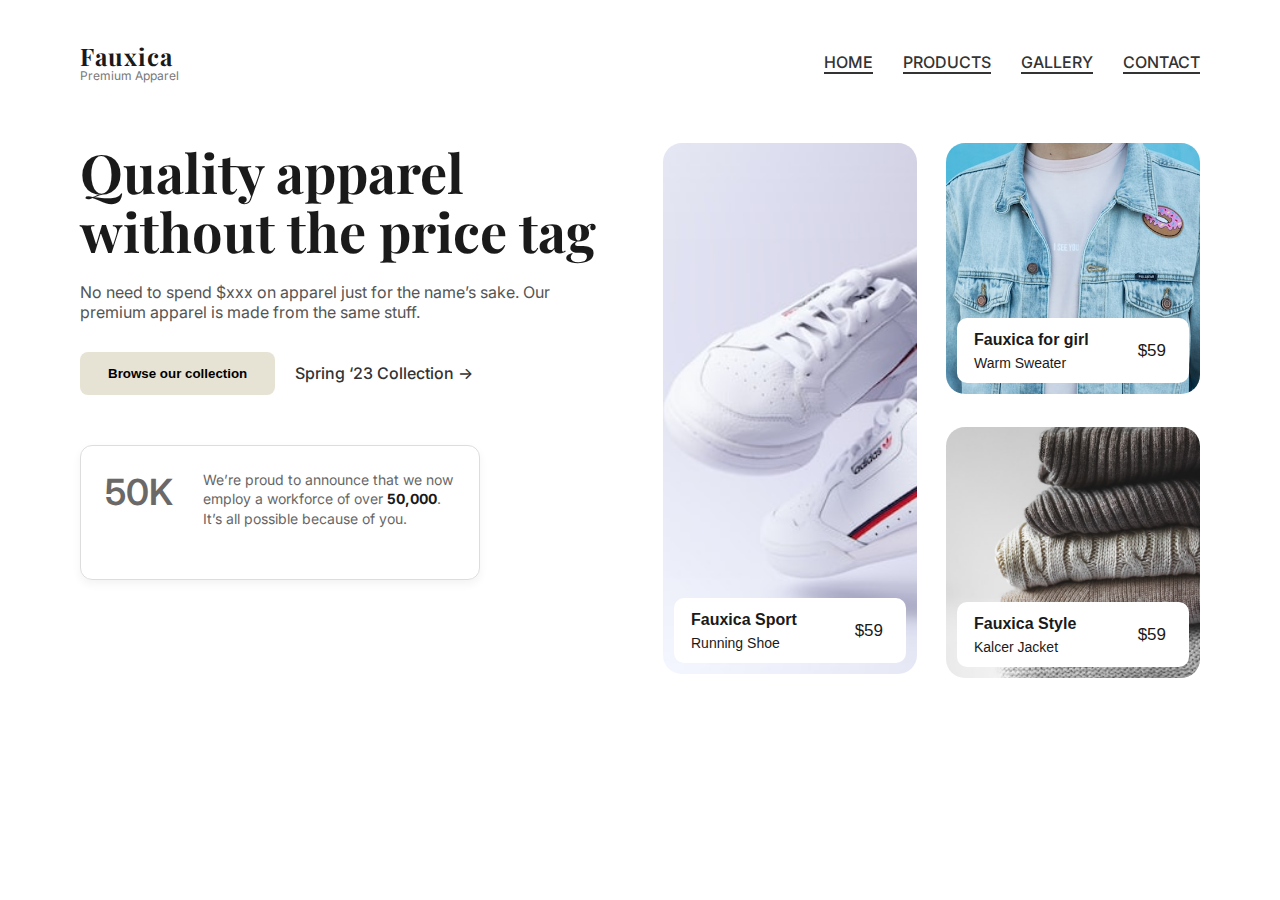
<file: project/index.html>
<!DOCTYPE html>
<html lang="en">
  <head>
    <meta charset="UTF-8" />
    <meta name="viewport" content="width=device-width, initial-scale=1.0" />
    <title>Fauxica - Premium Apparel</title>
    <link rel="stylesheet" href="style.css" />
    <link
      href="https://fonts.googleapis.com/css2?family=Inter:wght@400;500;700&family=Playfair+Display:wght@400;600;700&display=swap"
      rel="stylesheet"
    />
  </head>
  <body>
    <header>
      <div class="logo">
        <h1>Fauxica</h1>
        <p>Premium Apparel</p>
      </div>
      <nav>
        <ul>
          <li><a href="#" class="active">HOME</a></li>
          <li><a href="#" class="active">PRODUCTS</a></li>
          <li><a href="#" class="active">GALLERY</a></li>
          <li><a href="#" class="active">CONTACT</a></li>
        </ul>
      </nav>
    </header>

    <main class="hero">
      <div class="hero-text">
        <h2>Quality apparel<br />without the price tag</h2>
        <p>
          No need to spend $xxx on apparel just for the name’s sake. Our premium
          apparel is made from the same stuff.
        </p>

        <div class="buttons">
          <button class="primary-btn">Browse our collection</button>
          <a href="#" class="link-btn">Spring ‘23 Collection →</a>
        </div>

        <div class="stat-box">
          <h3>50K</h3>
          <p>
            We’re proud to announce that we now employ a workforce of over
            <strong>50,000</strong>. It’s all possible because of you.
          </p>
        </div>
      </div>

      <section class="picture">
        <div class="pict-box">
          <img src="images/shoes.jpg" alt="gambar 1" class="pict-1" />
          <div class="pict-info">
            <div>
              <h4>Fauxica Sport</h4>
              <p>Running Shoe</p>
            </div>
            <span>$59</span>
          </div>
        </div>

        <div class="picture-right">
          <div class="pict-box">
            <img src="images/shirt.jpg" alt="gambar 2" class="pict-2" />
            <div class="pict-info">
              <div>
                <h4>Fauxica for girl</h4>
                <p>Warm Sweater</p>
              </div>
              <span>$59</span>
            </div>
          </div>

          <div class="pict-box">
            <img src="images/sweater.jpg" alt="gambar 3" class="pict-3" />
            <div class="pict-info">
              <div>
                <h4>Fauxica Style</h4>
                <p>Kalcer Jacket</p>
              </div>
              <span>$59</span>
            </div>
          </div>
        </div>
      </section>
    </main>
  </body>
</html>
</file>
<file: project/style.css>
* {
  margin: 0;
  padding: 0;
  box-sizing: border-box;
}

body {
  font-family: "Inter", sans-serif;
  color: #1a1a1a;
  background-color: #fff;
  padding: 40px 80px;
}

header {
  display: flex;
  justify-content: space-between;
  align-items: center;
  margin-bottom: 60px;
}

.logo h1 {
  font-family: "Playfair Display", serif;
  font-size: 24px;
  letter-spacing: 1px;
}

.logo p {
  font-size: 12px;
  color: #777;
  margin-top: -4px;
}

nav ul {
  display: flex;
  list-style: none;
  gap: 30px;
}

nav a {
  text-decoration: none;
  font-weight: 500;
  color: #333;
}

nav a.active {
  border-bottom: 2px solid #333;
}

nav a:hover {
  color: rgb(6, 50, 228);
}

.hero {
  display: grid;
  grid-template-columns: 1fr 1fr;
  gap: 60px;
  align-items: stretch;
}

.hero-text h2 {
  font-family: "Playfair Display", serif;
  font-size: 54px;
  line-height: 1.1;
  margin-bottom: 20px;
}

.hero-text p {
  color: #555;
  font-size: 16px;
  margin-bottom: 30px;
}

.buttons {
  display: flex;
  align-items: center;
  gap: 20px;
  margin-bottom: 50px;
}

.primary-btn {
  background-color: #e7e3d4;
  border: none;
  padding: 14px 28px;
  border-radius: 8px;
  font-weight: 600;
  cursor: pointer;
}

.primary-btn:hover {
  background-color: #2563eb;
  color: #fff;
}

.link-btn {
  text-decoration: none;
  color: #333;
  font-weight: 500;
}

.stat-box {
  border: 1px solid #ddd;
  display: flex;
  gap: 30px;
  border-radius: 12px;
  align-items: flex-start;
  padding: 24px 24px 20px;
  max-width: 400px;
  box-shadow: 0 4px 10px rgba(0, 0, 0, 0.05);
}

.stat-box h3 {
  font-size: 36px;
  font-weight: 600;
  margin-bottom: 8px;
  color: #6b6868;
}

.stat-box p {
  color: #666;
  font-size: 14px;
  line-height: 1.4;
}

strong {
  color: #1a1a1a;
}

.picture {
  display: flex;
  align-items: flex-start;
  gap: 29px;
  /* overflow: hidden; */
}

.pict-box {
  position: relative;
  overflow: hidden;
}

.pict-1 {
  height: 531px;
  width: 254px;
  border-radius: 19px;
  object-fit: cover;
}

.picture-right {
  display: flex;
  flex-direction: column;
  gap: 29px;
  
}

.pict-2 {
  width: 254px;
  height: 251px;
  border-radius: 19px;
  object-fit: cover;
}

.pict-3 {
  width: 254px;
  height: 251px;
  border-radius: 19px;
  object-fit: cover;
}

.pict-info {
  position: absolute;
  left: 11px;
  bottom: 15px;
  right: 11px;
  display: flex;
  align-items: center;
  justify-content: space-between;
  padding: 0 23px 0 17px;
  background-color: #fff;
  /* width: 232px; */
  height: 65px;
  border-radius: 10px;
}

.pict-info h4 {
  font-size: 16px;
  font-weight: 700;
  font-family: "poppins", sans-serif;
  line-height: 158%;
}

.pict-info p {
  font-size: 14px;
  font-weight: 400;
  font-family: "poppins", sans-serif;
  line-height: 158%;
}

.pict-info span {
  font-size: 17px;
  font-weight: 400px;
  font-family: "poppins", sans-serif;
}


.pict-info:hover {
  background-color: #2563eb;
  color: #fff;
}

.pict-box:hover {
  transform: translateY(-5px);
}

@media (max-width: 900px) {
  body {
    padding: 20px 40px;
  }

  .hero {
    grid-template-columns: 1fr;
  }

  .hero-images {
    grid-template-columns: 1fr 1fr;
  }
}
</file>
